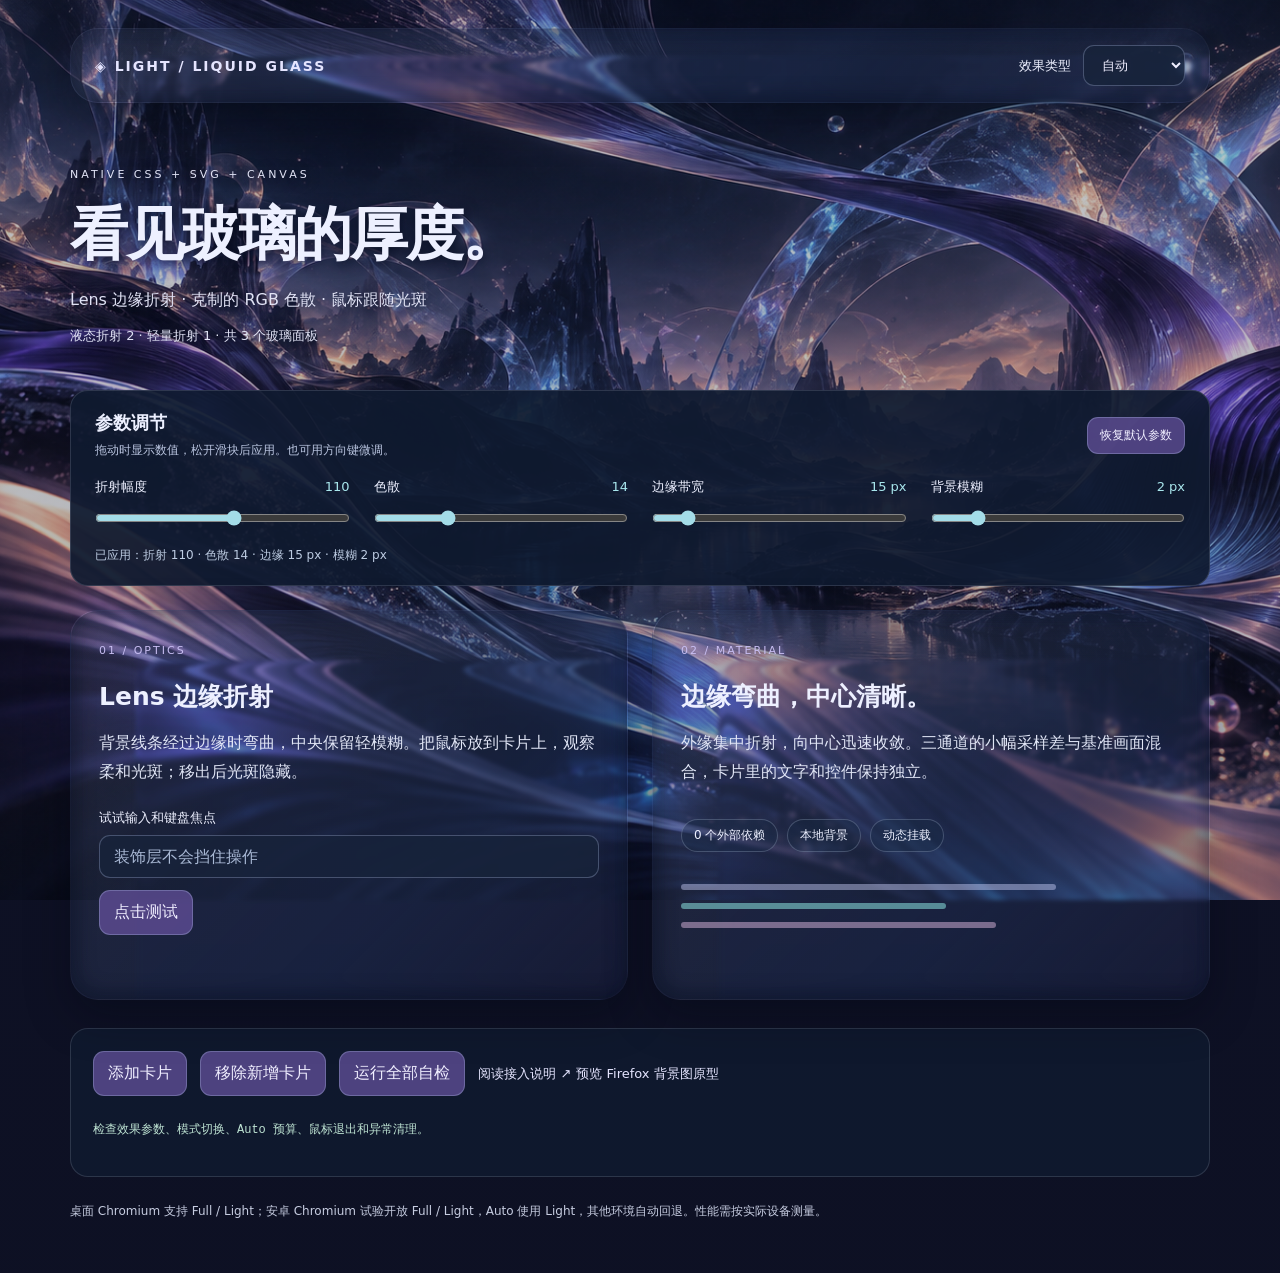
<file: demo/index.html>
<!doctype html>
<html lang="zh-CN">
<head>
  <meta charset="utf-8">
  <meta name="viewport" content="width=device-width, initial-scale=1">
  <title>Light Liquid Glass</title>
  <link rel="stylesheet" href="../glass.css">
  <link rel="stylesheet" href="demo.css">
  <script type="module" src="demo.js"></script>
</head>
<body>
  <main>
    <header class="topbar lg-glass" data-liquid-glass>
      <a class="brand" href="#home">◈ LIGHT / LIQUID GLASS</a>
      <div class="quality-control"><label for="quality">效果类型</label><select id="quality"><option value="auto">自动</option><option value="full">液态折射</option><option value="light">轻量折射</option><option value="frost">毛玻璃</option><option value="solid">纯色</option></select></div>
    </header>
    <section id="home" class="intro">
      <p class="eyebrow">NATIVE CSS + SVG + CANVAS</p>
      <h1>看见玻璃的厚度。</h1>
      <p>Lens 边缘折射 · 克制的 RGB 色散 · 鼠标跟随光斑</p>
      <p id="state" role="status" aria-live="polite"></p>
      <p id="renderer-state" hidden></p>
    </section>
    <section class="parameter-controls" aria-labelledby="parameters-title">
      <div class="parameter-heading">
        <div><h2 id="parameters-title">参数调节</h2><p id="parameters-help">拖动时显示数值，松开滑块后应用。也可用方向键微调。</p></div>
        <button type="button" id="reset-parameters">恢复默认参数</button>
      </div>
      <label id="image-tint-control" hidden>背景图材质 <select id="image-tint"><option value="55">通透叠色（55%）</option><option value="100">原始叠色（100%）</option></select></label>
      <div class="parameter-grid">
        <div><label for="refraction">折射幅度 <output id="refraction-value" for="refraction">110</output></label><input id="refraction" type="range" min="0" max="200" step="1" value="110" aria-describedby="parameters-help"></div>
        <div><label for="dispersion">色散 <output id="dispersion-value" for="dispersion">14</output></label><input id="dispersion" type="range" min="0" max="50" step="1" value="14" aria-describedby="parameters-help"></div>
        <div><label for="edgeWidth">边缘带宽 <output id="edgeWidth-value" for="edgeWidth">15 px</output></label><input id="edgeWidth" type="range" min="1" max="120" step="1" value="15" aria-describedby="parameters-help"></div>
        <div><label for="blur">背景模糊 <output id="blur-value" for="blur">2 px</output></label><input id="blur" type="range" min="0" max="12" step="0.1" value="2" aria-describedby="parameters-help"></div>
      </div>
      <p id="parameter-state" role="status" aria-live="polite"></p>
    </section>
    <div id="cards" class="cards">
      <article class="lg-glass card" data-liquid-glass>
        <span class="number">01 / OPTICS</span><h2>Lens 边缘折射</h2>
        <p>背景线条经过边缘时弯曲，中央保留轻模糊。把鼠标放到卡片上，观察柔和光斑；移出后光斑隐藏。</p>
        <label for="note">试试输入和键盘焦点</label><input id="note" placeholder="装饰层不会挡住操作">
        <button type="button" id="action">点击测试</button><p id="action-status" role="status"></p>
      </article>
      <article class="lg-glass card" data-liquid-glass>
        <span class="number">02 / MATERIAL</span><h2>边缘弯曲，中心清晰。</h2>
        <p>外缘集中折射，向中心迅速收敛。三通道的小幅采样差与基准画面混合，卡片里的文字和控件保持独立。</p>
        <div class="chips"><span>0 个外部依赖</span><span>本地背景</span><span>动态挂载</span></div>
        <div class="sample-lines" aria-hidden="true"><i></i><i></i><i></i></div>
      </article>
    </div>
    <section class="tools" aria-label="运行检查">
      <button type="button" id="add-card">添加卡片</button>
      <button type="button" id="remove-card">移除新增卡片</button>
      <button type="button" id="checks">运行全部自检</button>
      <a href="README.zh-CN.md">阅读接入说明 ↗</a>
      <a id="renderer-toggle" href="?renderer=background">预览 Firefox 背景图原型</a>
      <pre id="check-results" role="status">检查效果参数、模式切换、Auto 预算、鼠标退出和异常清理。</pre>
    </section>
    <footer>桌面 Chromium 支持 Full / Light；安卓 Chromium 试验开放 Full / Light，Auto 使用 Light，其他环境自动回退。性能需按实际设备测量。</footer>
  </main>
</body>
</html>
</file>
<file: glass.css>
/* Liquid Glass v2：只作用于 .lg-glass，不重置 body、标题、按钮或布局。 */
.lg-glass { --lg-mx: 50%; --lg-my: 20%; position: relative; isolation: isolate; border: 1px solid transparent; border-radius: var(--lg-radius, 28px); background: var(--lg-tint, linear-gradient(135deg, #c2ceff1e, #23315388 65%, #bbc6ff10)); backdrop-filter: blur(var(--lg-frost-blur, 6px)) saturate(125%); -webkit-backdrop-filter: blur(var(--lg-frost-blur, 6px)) saturate(125%); box-shadow: 0 18px 50px #03081635; }
.lg-glass::before { content: ""; position: absolute; inset: 0; border-radius: inherit; pointer-events: none; z-index: -1; opacity: 0; transition: opacity 120ms ease-out; background: radial-gradient(ellipse var(--lg-glow-width, 210px) var(--lg-glow-height, 130px) at var(--lg-mx) var(--lg-my), #f1f5ff52 0%, #d5e7ff2e 30%, #cbdfff0c 58%, transparent 78%); }
.lg-glass[data-pointer-light="true"]::before { opacity: var(--lg-glow-opacity, 1); }
.lg-glass:not([data-lg-mode="solid"]) { box-shadow: inset 7px -7px 18px #02081950, inset -7px 7px 18px #07132d45, 0 16px 44px #02061159; }
.lg-glass[data-lg-mode="solid"] { background: var(--lg-solid, #1b253b); backdrop-filter: none !important; -webkit-backdrop-filter: none !important; }
.lg-glass[data-lg-mode="solid"]::before { display: none; }
.lg-glass[data-lg-visible="false"] { backdrop-filter: none !important; -webkit-backdrop-filter: none !important; box-shadow: none; }
.lg-glass[data-lg-visible="false"]::before { display: none; }

@media (prefers-reduced-motion: reduce) { .lg-glass::before { display: none; } }
/* 显式背景图原型：只过滤装饰图层，文字、输入和鼠标光斑独立。 */
.lg-glass > [data-lg-background] { position: absolute; display: block; border-radius: inherit; overflow: hidden; pointer-events: none; z-index: -2; }
.lg-glass > [data-lg-background] > svg { display: block; overflow: visible; filter: blur(var(--lg-center-blur, 2px)) saturate(120%); }
.lg-glass > [data-lg-background]::after { content: ""; position: absolute; inset: 0; opacity: var(--lg-image-tint-opacity, 1); background: var(--lg-tint, linear-gradient(135deg, #c2ceff1e, #23315388 65%, #bbc6ff10)); }
@media (prefers-reduced-transparency: reduce) {
  .lg-glass { background: var(--lg-solid, #1b253b); backdrop-filter: none !important; -webkit-backdrop-filter: none !important; }
  .lg-glass::before { display: none; }
}
</file>
<file: demo/demo.css>
/* 仅供演示；业务项目只需要 glass.css + glass.js。 */
:root { color-scheme: dark; font-family: "Segoe UI", system-ui, sans-serif; color: #edf0ff; background: #101226; }
* { box-sizing: border-box; }
body { margin: 0; min-height: 100vh; padding: 28px; background: linear-gradient(#090e203d, #090e2059), url('background.png') center / cover fixed #101226; }
html[data-demo-renderer="background-image"] body { background: linear-gradient(#090e203d, #090e2059) center / 100% 100% fixed no-repeat, url('background.png') center / cover fixed no-repeat #101226; }
#renderer-state { max-width: 720px; margin: 12px auto; font-size: 13px; color: #bec9e5; }
main { max-width: 1140px; margin: auto; }
.topbar { display: flex; justify-content: space-between; align-items: center; gap: 20px; padding: 16px 24px; flex-wrap: wrap; }
a { color: #e5e5ff; text-decoration: none; }
.brand { font-weight: 700; letter-spacing: 2px; font-size: 14px; }
.brand span { margin-left: 12px; color: #b2c8f1; }
.quality-control { display: flex; align-items: center; gap: 12px; font-size: 13px; }
button, select, input { font: inherit; color: #f0eeff; background: #18243bd9; border: 1px solid #c6d6ff44; border-radius: 11px; padding: 11px 14px; }
select option { background: #19243d; }
button { cursor: pointer; background: #63509bbf; }
button:disabled { opacity: .5; cursor: wait; }
:is(a, button, select, input):focus-visible { outline: 3px solid #95e4f4; outline-offset: 3px; }
.intro { padding: 54px 0 30px; text-shadow: 0 2px 14px #050b20; }
.eyebrow { color: #d7c4ff; font-size: 11px; letter-spacing: 3px; }
h1 { font-size: clamp(32px, 5vw, 58px); letter-spacing: -2px; margin: 15px 0; }
.intro > p { color: #e1e3f5; }
#state { min-height: 20px; font-size: 13px; }
.parameter-controls { margin-bottom: 24px; padding: 20px 24px; border: 1px solid #d5ddf126; border-radius: 18px; background: #101a30ed; }
.parameter-heading { display: flex; align-items: center; justify-content: space-between; flex-wrap: wrap; gap: 12px; margin-bottom: 18px; }
.parameter-heading h2 { font-size: 18px; margin: 0 0 6px; }
.parameter-heading p { margin: 0; color: #b9c4df; font-size: 12px; line-height: 1.6; }
.parameter-heading button { font-size: 12px; padding: 9px 12px; }
.parameter-grid { display: grid; grid-template-columns: repeat(4, minmax(0, 1fr)); gap: 24px; }
.parameter-grid label { display: flex; justify-content: space-between; align-items: baseline; gap: 10px; font-size: 13px; margin-bottom: 10px; }
.parameter-grid output { color: #a9e7ed; font-variant-numeric: tabular-nums; white-space: nowrap; }
.parameter-grid input[type="range"] { width: 100%; height: 24px; margin: 0; padding: 0; border: 0; background: transparent; accent-color: #a3dce8; cursor: pointer; }
#parameter-state { font-size: 12px; color: #bdcce2; line-height: 1.6; margin: 12px 0 0; }
.cards { display: grid; grid-template-columns: repeat(2, minmax(0, 1fr)); gap: 24px; }
.card { padding: 28px; min-width: 0; min-height: 350px; }
.number { color: #c8bef2; letter-spacing: 2px; font-size: 11px; }
h2 { font-size: 25px; margin: 22px 0 14px; }
.card p { line-height: 1.8; color: #e1e6f6; }
.card label { display: block; font-size: 13px; margin: 22px 0 8px; }
.card input { width: 100%; margin-bottom: 12px; }
input::placeholder { color: #a9b9d5; }
#action-status { min-height: 26px; margin: 10px 0 0; }
.chips { display: flex; flex-wrap: wrap; gap: 9px; margin-top: 32px; }
.chips span { border: 1px solid #d6e5ff38; border-radius: 99px; padding: 7px 12px; font-size: 12px; background: #182b435e; }
.sample-lines { margin-top: 32px; }
.sample-lines i { display: block; width: 75%; height: 6px; border-radius: 9px; margin: 13px 0; background: #d2d7ff70; }
.sample-lines i:nth-child(2) { width: 53%; background: #89dfdb90; }
.sample-lines i:nth-child(3) { width: 63%; background: #dcb7de80; }
.tools { margin-top: 28px; padding: 22px; background: #101a30d9; border: 1px solid #d5ddf126; border-radius: 18px; }
.tools button { margin: 0 8px 12px 0; }
.tools a { white-space: nowrap; font-size: 13px; }
pre { white-space: pre-wrap; overflow-wrap: anywhere; line-height: 1.8; color: #bee3d3; font-size: 12px; }
footer { padding: 24px 0; color: #c6cce0; font-size: 12px; line-height: 1.7; }
html[data-demo-quality="solid"] body { background: #101727; }
@media (max-width: 700px) { body { padding: 14px; } .cards { grid-template-columns: 1fr; } .card { padding: 24px; } .intro { padding-top: 36px; } .topbar { padding: 16px 20px; } }
@media (max-width: 700px) { .parameter-controls { padding: 20px; } .parameter-grid { grid-template-columns: 1fr 1fr; gap: 18px; } }
@media (prefers-reduced-transparency: reduce) { body { background: #101727; } }
</file>
